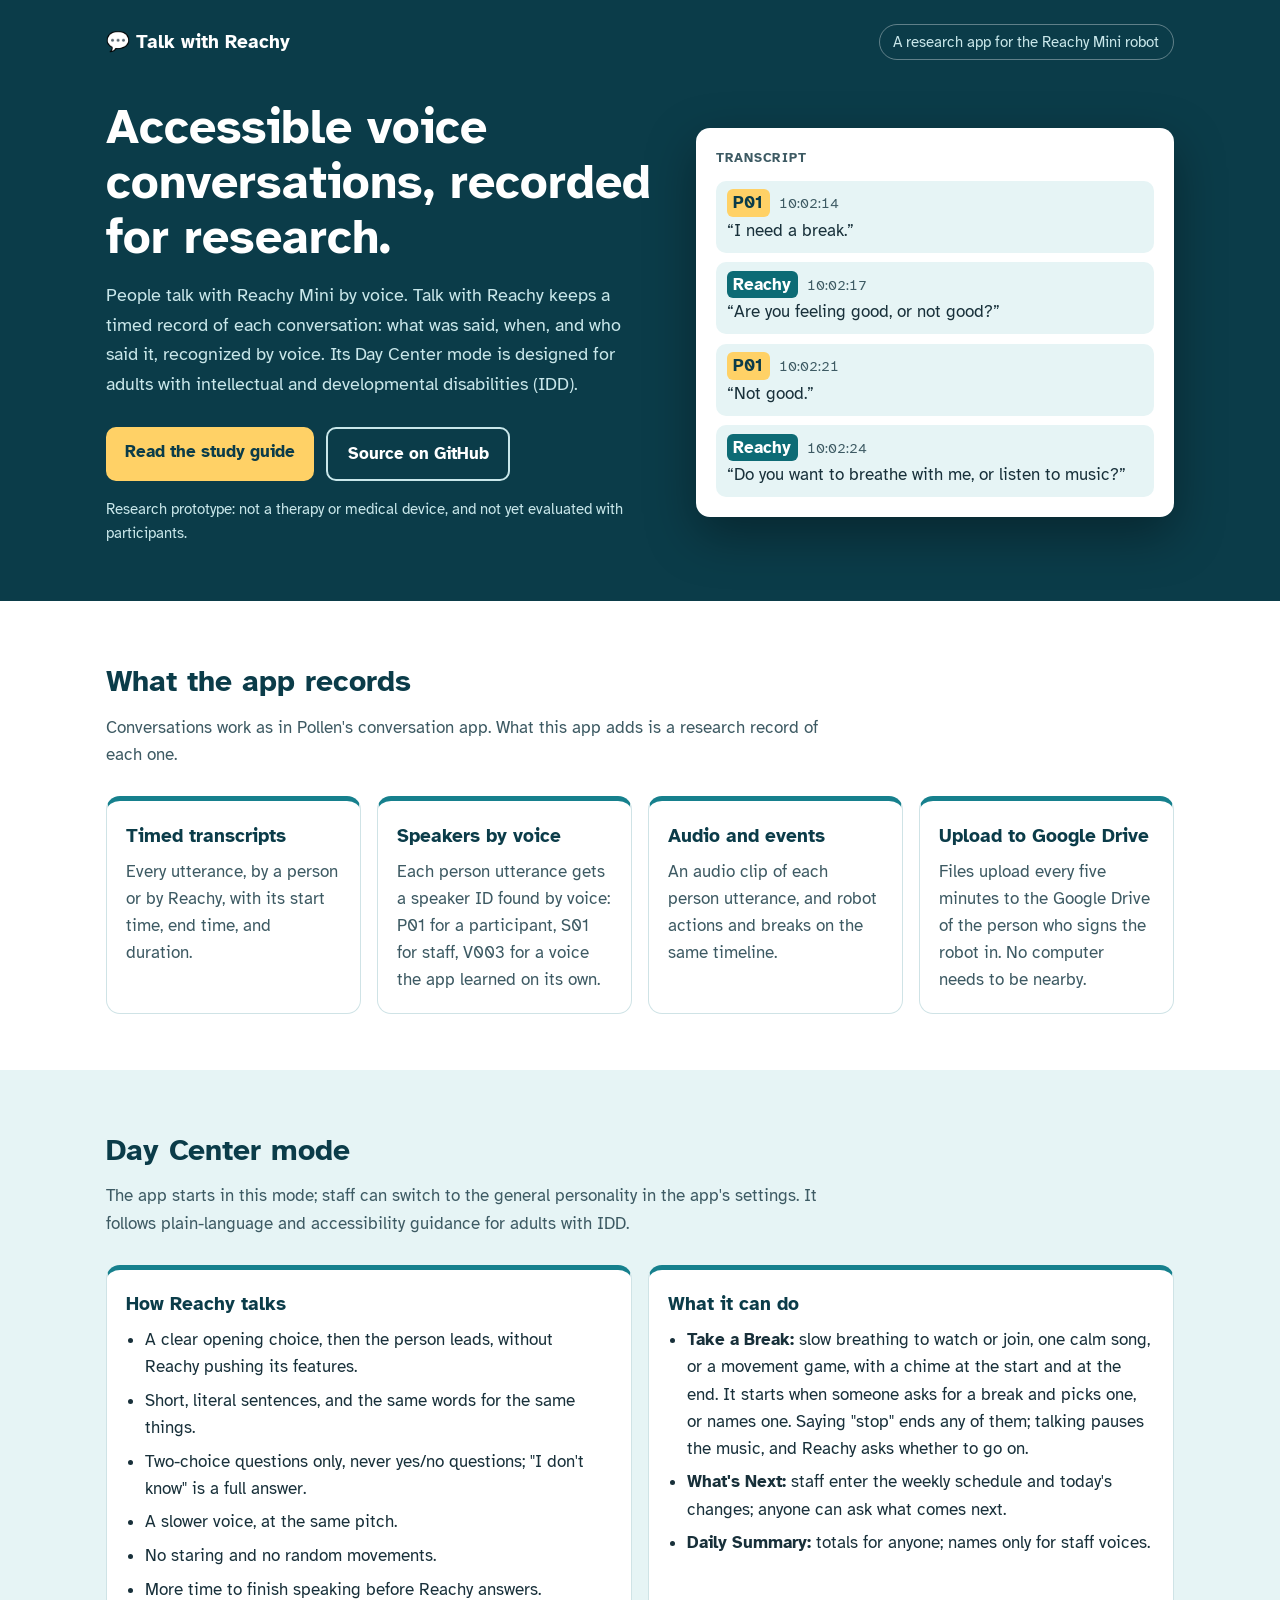
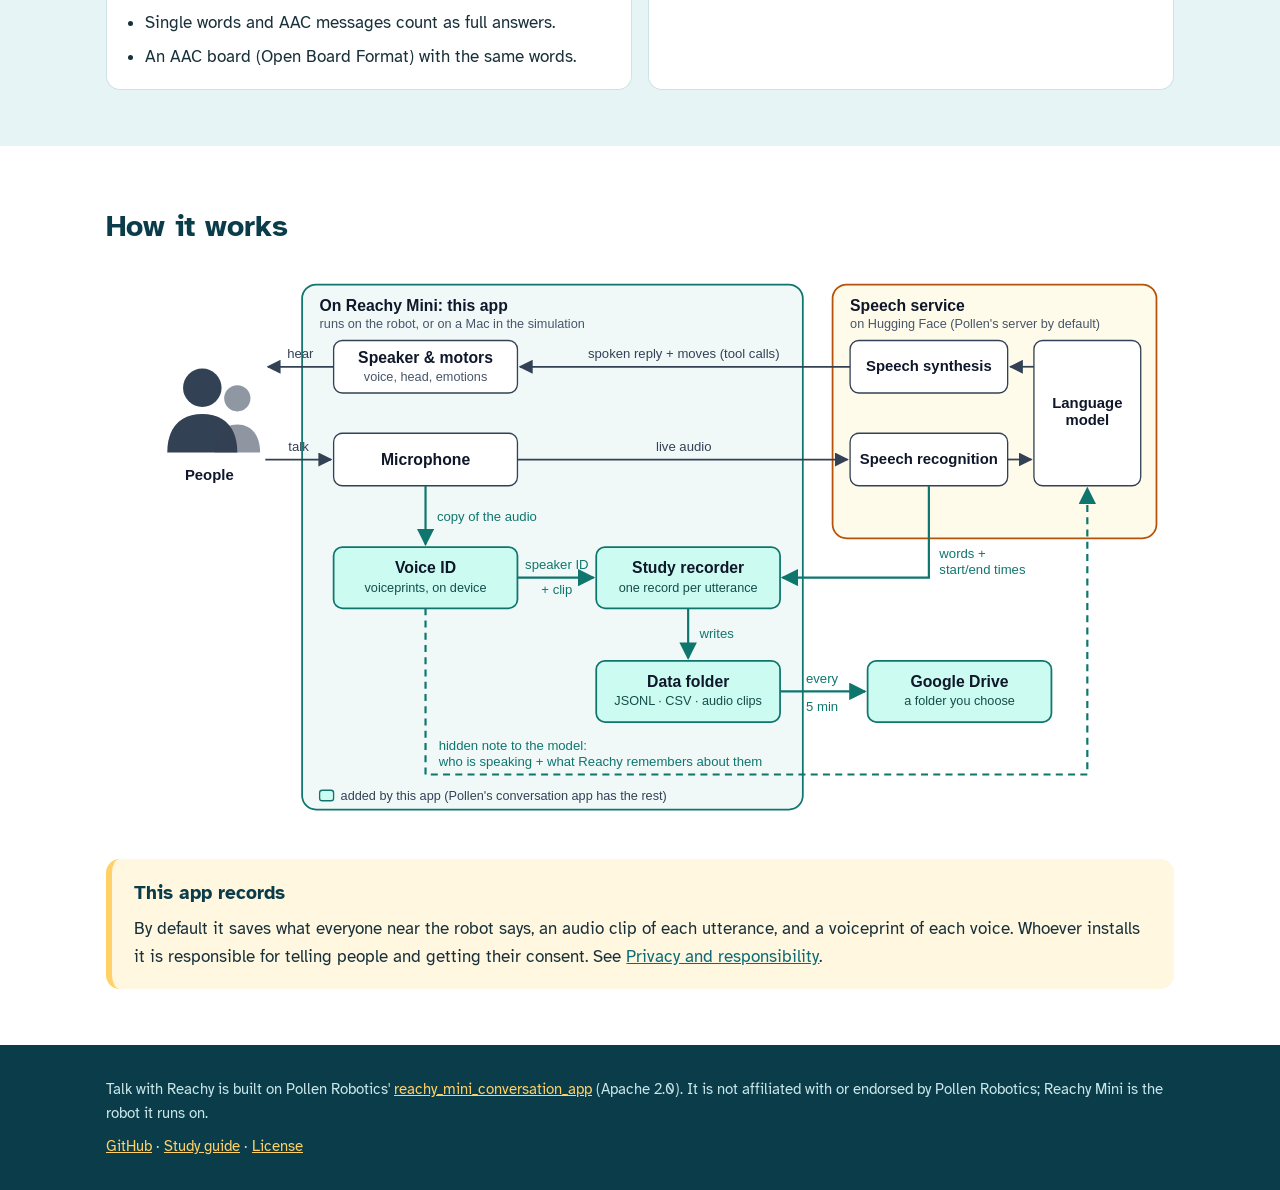
<file: index.html>
<!doctype html>
<html lang="en">

<head>
	<meta charset="utf-8" />
	<meta name="viewport" content="width=device-width, initial-scale=1" />
	<meta name="description" content="Talk with Reachy: a research app for Reachy Mini that records timed, speaker-labeled conversations, with an accessible Day Center mode for adults with intellectual and developmental disabilities." />
	<title>Talk with Reachy</title>
	<link rel="preconnect" href="https://fonts.googleapis.com">
	<link rel="preconnect" href="https://fonts.gstatic.com" crossorigin>
	<link href="https://fonts.googleapis.com/css2?family=Atkinson+Hyperlegible:wght@400;700&amp;display=swap" rel="stylesheet">
	<link rel="stylesheet" href="style.css" />
</head>

<body>
	<header class="hero">
		<div class="wrap">
			<div class="topline">
				<span class="brand"><span aria-hidden="true">💬</span> Talk with Reachy</span>
				<span class="pill">A research app for the Reachy Mini robot</span>
			</div>
			<div class="hero-grid">
				<div>
					<h1>Accessible voice conversations, recorded for research.</h1>
					<p class="lede">
						People talk with Reachy Mini by voice. Talk with Reachy keeps a timed record of each conversation:
						what was said, when, and who said it, recognized by voice. Its Day Center mode is designed for adults
						with intellectual and developmental disabilities (IDD).
					</p>
					<div class="actions">
						<a class="btn primary" href="https://github.com/renkaima/talk_with_reachy/blob/main/STUDY_SETUP.md" target="_blank" rel="noopener">Read the study guide</a>
						<a class="btn ghost" href="https://github.com/renkaima/talk_with_reachy" target="_blank" rel="noopener">Source on GitHub</a>
					</div>
					<p class="note">Research prototype: not a therapy or medical device, and not yet evaluated with participants.</p>
				</div>
				<figure class="transcript" aria-label="Example of a timed, speaker-labeled transcript">
					<figcaption>Transcript</figcaption>
					<ol>
						<li><span class="who person">P01</span><span class="time">10:02:14</span><q>I need a break.</q></li>
						<li><span class="who reachy">Reachy</span><span class="time">10:02:17</span><q>Are you feeling good, or not good?</q></li>
						<li><span class="who person">P01</span><span class="time">10:02:21</span><q>Not good.</q></li>
						<li><span class="who reachy">Reachy</span><span class="time">10:02:24</span><q>Do you want to breathe with me, or listen to music?</q></li>
					</ol>
				</figure>
			</div>
		</div>
	</header>

	<main>
		<section class="section">
			<div class="wrap">
				<h2>What the app records</h2>
				<p class="intro">Conversations work as in Pollen's conversation app. What this app adds is a research record of each one.</p>
				<div class="cards">
					<article class="card">
						<h3>Timed transcripts</h3>
						<p>Every utterance, by a person or by Reachy, with its start time, end time, and duration.</p>
					</article>
					<article class="card">
						<h3>Speakers by voice</h3>
						<p>Each person utterance gets a speaker ID found by voice: P01 for a participant, S01 for staff, V003 for a voice the app learned on its own.</p>
					</article>
					<article class="card">
						<h3>Audio and events</h3>
						<p>An audio clip of each person utterance, and robot actions and breaks on the same timeline.</p>
					</article>
					<article class="card">
						<h3>Upload to Google Drive</h3>
						<p>Files upload every five minutes to the Google Drive of the person who signs the robot in. No computer needs to be nearby.</p>
					</article>
				</div>
			</div>
		</section>

		<section class="section tinted">
			<div class="wrap">
				<h2>Day Center mode</h2>
				<p class="intro">The app starts in this mode; staff can switch to the general personality in the app's settings. It follows plain-language and accessibility guidance for adults with IDD.</p>
				<div class="two-col">
					<div class="card">
						<h3>How Reachy talks</h3>
						<ul>
							<li>A clear opening choice, then the person leads, without Reachy pushing its features.</li>
							<li>Short, literal sentences, and the same words for the same things.</li>
							<li>Two-choice questions only, never yes/no questions; "I don't know" is a full answer.</li>
							<li>A slower voice, at the same pitch.</li>
							<li>No staring and no random movements.</li>
							<li>More time to finish speaking before Reachy answers.</li>
							<li>Single words and AAC messages count as full answers.</li>
							<li>An AAC board (Open Board Format) with the same words.</li>
						</ul>
					</div>
					<div class="card">
						<h3>What it can do</h3>
						<ul>
							<li><strong>Take a Break:</strong> slow breathing to watch or join, one calm song, or a movement game, with a chime at the start and at the end. It starts when someone asks for a break and picks one, or names one. Saying "stop" ends any of them; talking pauses the music, and Reachy asks whether to go on.</li>
							<li><strong>What's Next:</strong> staff enter the weekly schedule and today's changes; anyone can ask what comes next.</li>
							<li><strong>Daily Summary:</strong> totals for anyone; names only for staff voices.</li>
						</ul>
					</div>
				</div>
			</div>
		</section>

		<section class="section">
			<div class="wrap">
				<h2>How it works</h2>
				<img class="figure" src="docs/readme/how_it_works.svg" alt="Speech goes from the robot's microphone to a speech service that recognizes it, answers with a language model, and speaks the reply through Reachy. The app on the robot keeps a copy of the audio, identifies the speaker by voice, writes one record per utterance, and uploads the data folder to Google Drive every five minutes.">
				<div class="notice">
					<h3>This app records</h3>
					<p>By default it saves what everyone near the robot says, an audio clip of each utterance, and a voiceprint of each voice. Whoever installs it is responsible for telling people and getting their consent. See <a href="https://github.com/renkaima/talk_with_reachy#privacy-and-responsibility" target="_blank" rel="noopener">Privacy and responsibility</a>.</p>
				</div>
			</div>
		</section>
	</main>

	<footer class="footer">
		<div class="wrap">
			<p>Talk with Reachy is built on Pollen Robotics' <a href="https://github.com/pollen-robotics/reachy_mini_conversation_app" target="_blank" rel="noopener">reachy_mini_conversation_app</a> (Apache 2.0). It is not affiliated with or endorsed by Pollen Robotics; Reachy Mini is the robot it runs on.</p>
			<p><a href="https://github.com/renkaima/talk_with_reachy" target="_blank" rel="noopener">GitHub</a> · <a href="https://github.com/renkaima/talk_with_reachy/blob/main/STUDY_SETUP.md" target="_blank" rel="noopener">Study guide</a> · <a href="https://github.com/renkaima/talk_with_reachy/blob/main/LICENSE" target="_blank" rel="noopener">License</a></p>
		</div>
	</footer>
</body>

</html>
</file>
<file: style.css>
/* Hugging Face Space landing page; application UI styles live under src/. */
/* Palette shared with docs/readme/banner.svg: deep teal, teal, warm yellow. */
:root {
	--ink: #0b3c49;
	--teal: #16808d;
	--teal-dark: #0d6b75;
	--yellow: #ffd166;
	--mist: #e6f4f5;
	--paper: #ffffff;
	--text: #18303a;
	--text-soft: #3d5a63;
	--on-ink: #ffffff;
	--on-ink-soft: #c9e7ea;
	--radius: 14px;
	font-family: "Atkinson Hyperlegible", system-ui, -apple-system, "Segoe UI", sans-serif;
}

* {
	box-sizing: border-box;
	margin: 0;
	padding: 0;
}

body {
	background: var(--paper);
	color: var(--text);
	font-size: 1.0625rem;
	line-height: 1.6;
}

a {
	color: var(--teal-dark);
}

a:focus-visible,
.btn:focus-visible {
	outline: 3px solid var(--yellow);
	outline-offset: 3px;
}

code {
	background: var(--paper);
	border-radius: 6px;
	padding: 0.05em 0.35em;
	font-size: 0.95em;
}

.wrap {
	max-width: 1100px;
	margin: 0 auto;
	padding: 0 16px;
}

/* Hero */

.hero {
	background: var(--ink);
	color: var(--on-ink);
	padding: 1.5rem 0 3.5rem;
}

.topline {
	display: flex;
	flex-wrap: wrap;
	align-items: center;
	justify-content: space-between;
	gap: 0.75rem;
	margin-bottom: 2.5rem;
}

.brand {
	font-weight: 700;
	font-size: 1.2rem;
}

.pill {
	border: 1px solid rgba(255, 255, 255, 0.35);
	border-radius: 999px;
	padding: 0.3rem 0.85rem;
	color: var(--on-ink-soft);
	font-size: 0.95rem;
}

.hero-grid {
	display: grid;
	grid-template-columns: 1.15fr 1fr;
	gap: 2.5rem;
	align-items: center;
}

h1 {
	font-size: clamp(2rem, 4.2vw, 3rem);
	line-height: 1.15;
	margin-bottom: 1rem;
}

.lede {
	color: var(--on-ink-soft);
	font-size: 1.15rem;
	max-width: 38rem;
}

.actions {
	display: flex;
	flex-wrap: wrap;
	gap: 0.75rem;
	margin: 1.75rem 0 1rem;
}

.btn {
	display: inline-block;
	border-radius: 10px;
	padding: 0.7rem 1.2rem;
	font-weight: 700;
	text-decoration: none;
}

.btn.primary {
	background: var(--yellow);
	color: var(--ink);
}

.btn.ghost {
	border: 2px solid var(--on-ink-soft);
	color: var(--on-ink);
}

.note {
	color: var(--on-ink-soft);
	font-size: 0.95rem;
}

/* Example transcript */

.transcript {
	background: var(--paper);
	color: var(--text);
	border-radius: var(--radius);
	padding: 1.25rem;
	box-shadow: 0 18px 50px rgba(0, 0, 0, 0.35);
}

.transcript figcaption {
	font-weight: 700;
	color: var(--text-soft);
	text-transform: uppercase;
	letter-spacing: 0.06em;
	font-size: 0.8rem;
	margin-bottom: 0.75rem;
}

.transcript ol {
	list-style: none;
	display: grid;
	gap: 0.6rem;
}

.transcript li {
	display: grid;
	grid-template-columns: auto 1fr;
	column-gap: 0.6rem;
	align-items: baseline;
	padding: 0.55rem 0.7rem;
	border-radius: 10px;
	background: var(--mist);
}

.transcript q {
	grid-column: 1 / -1;
	quotes: "\201C" "\201D";
}

.who {
	font-weight: 700;
	border-radius: 6px;
	padding: 0 0.4rem;
}

.who.person {
	background: var(--yellow);
	color: var(--ink);
}

.who.reachy {
	background: var(--teal-dark);
	color: var(--on-ink);
}

.time {
	color: var(--text-soft);
	font-variant-numeric: tabular-nums;
	font-size: 0.9rem;
}

/* Sections */

.section {
	padding: 3.5rem 0;
}

.section.tinted {
	background: var(--mist);
}

h2 {
	color: var(--ink);
	font-size: 1.9rem;
	margin-bottom: 0.5rem;
}

h3 {
	color: var(--ink);
	font-size: 1.2rem;
	margin-bottom: 0.4rem;
}

.intro {
	color: var(--text-soft);
	max-width: 46rem;
	margin-bottom: 1.75rem;
}

.cards {
	display: grid;
	grid-template-columns: repeat(4, 1fr);
	gap: 1rem;
}

.two-col {
	display: grid;
	grid-template-columns: 1fr 1fr;
	gap: 1rem;
}

.card {
	background: var(--paper);
	border: 1px solid #cfe3e6;
	border-top: 5px solid var(--teal);
	border-radius: var(--radius);
	padding: 1.2rem;
}

.card p {
	color: var(--text-soft);
}

.card ul {
	padding-left: 1.2rem;
	display: grid;
	gap: 0.4rem;
}

.figure {
	display: block;
	width: 100%;
	height: auto;
	margin: 1rem 0 2rem;
}

.notice {
	background: #fff7e0;
	border-left: 6px solid var(--yellow);
	border-radius: var(--radius);
	padding: 1.2rem 1.4rem;
}

/* Footer */

.footer {
	background: var(--ink);
	color: var(--on-ink-soft);
	padding: 2rem 0;
	font-size: 0.95rem;
}

.footer p + p {
	margin-top: 0.5rem;
}

.footer a {
	color: var(--yellow);
}

/* Phones and narrow windows */

@media (max-width: 900px) {
	.hero-grid,
	.two-col {
		grid-template-columns: 1fr;
	}

	.cards {
		grid-template-columns: repeat(2, 1fr);
	}
}

@media (max-width: 560px) {
	.cards {
		grid-template-columns: 1fr;
	}
}
</file>
